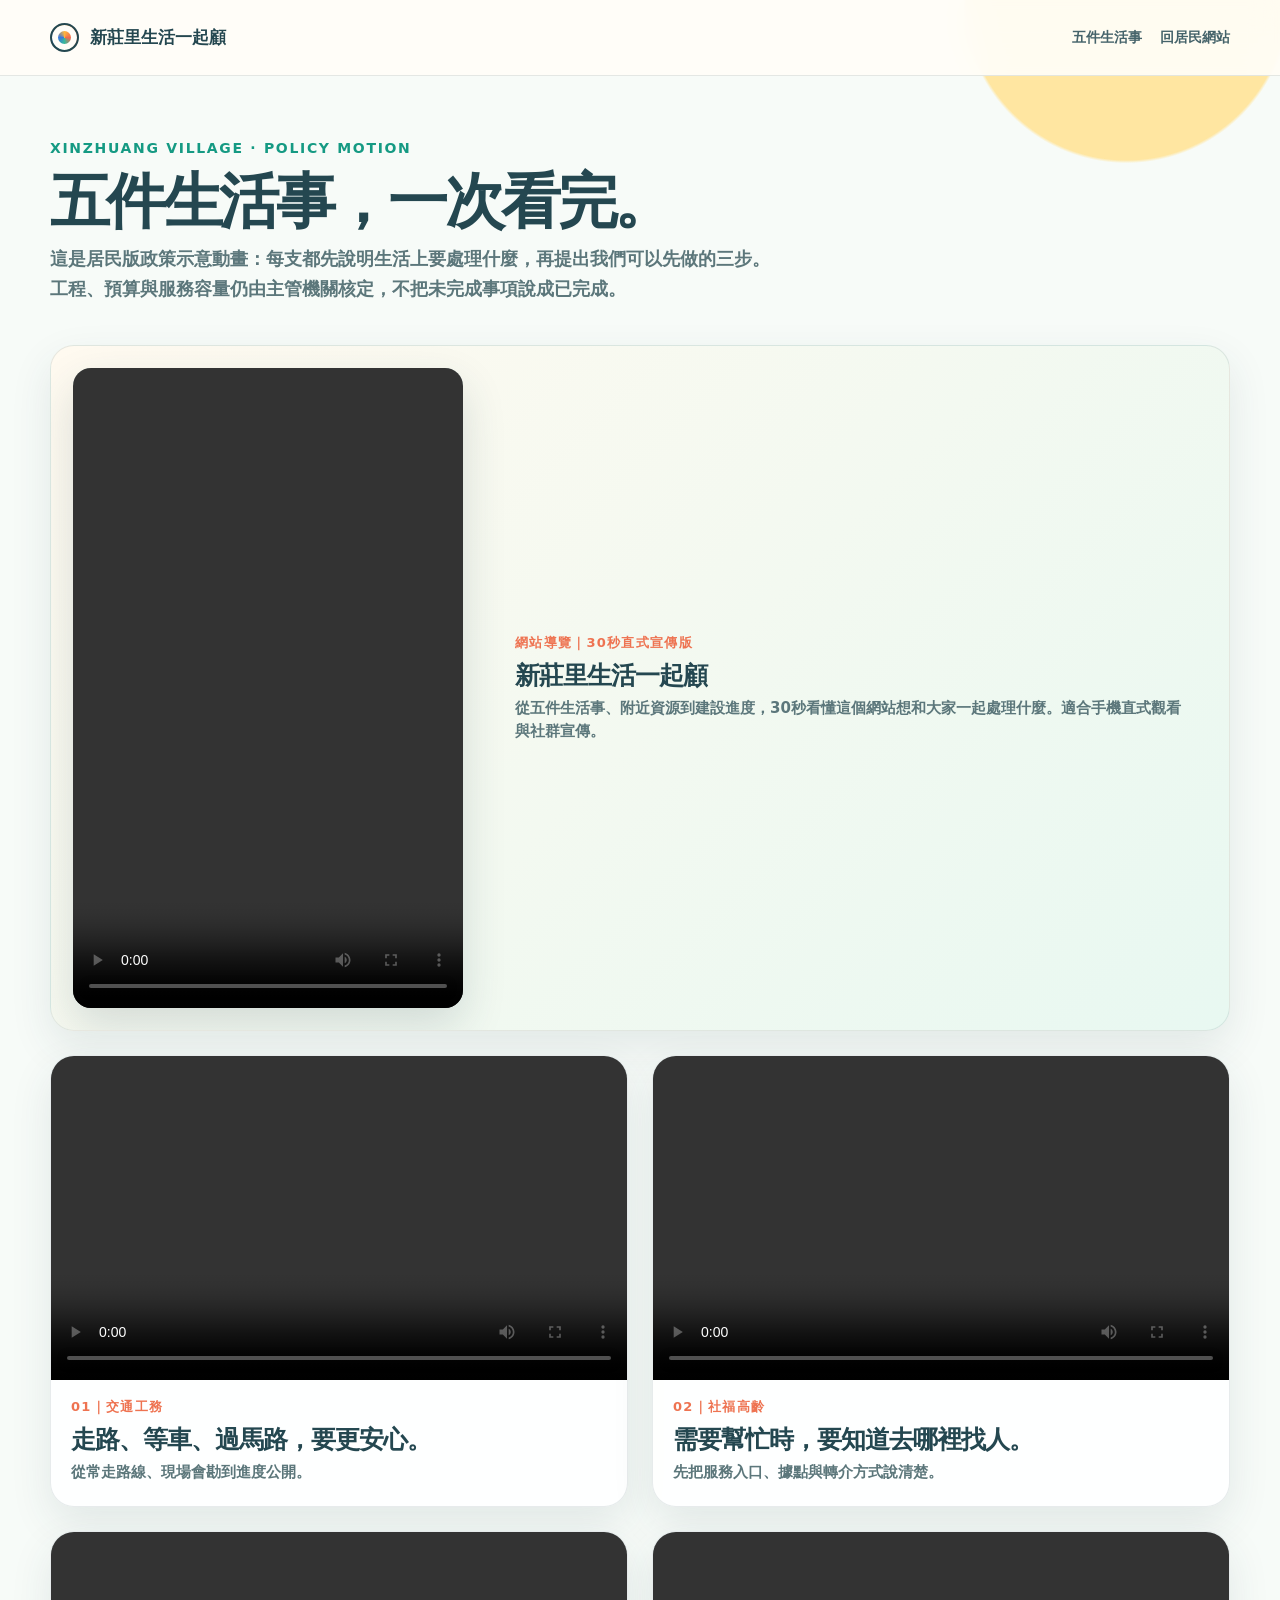
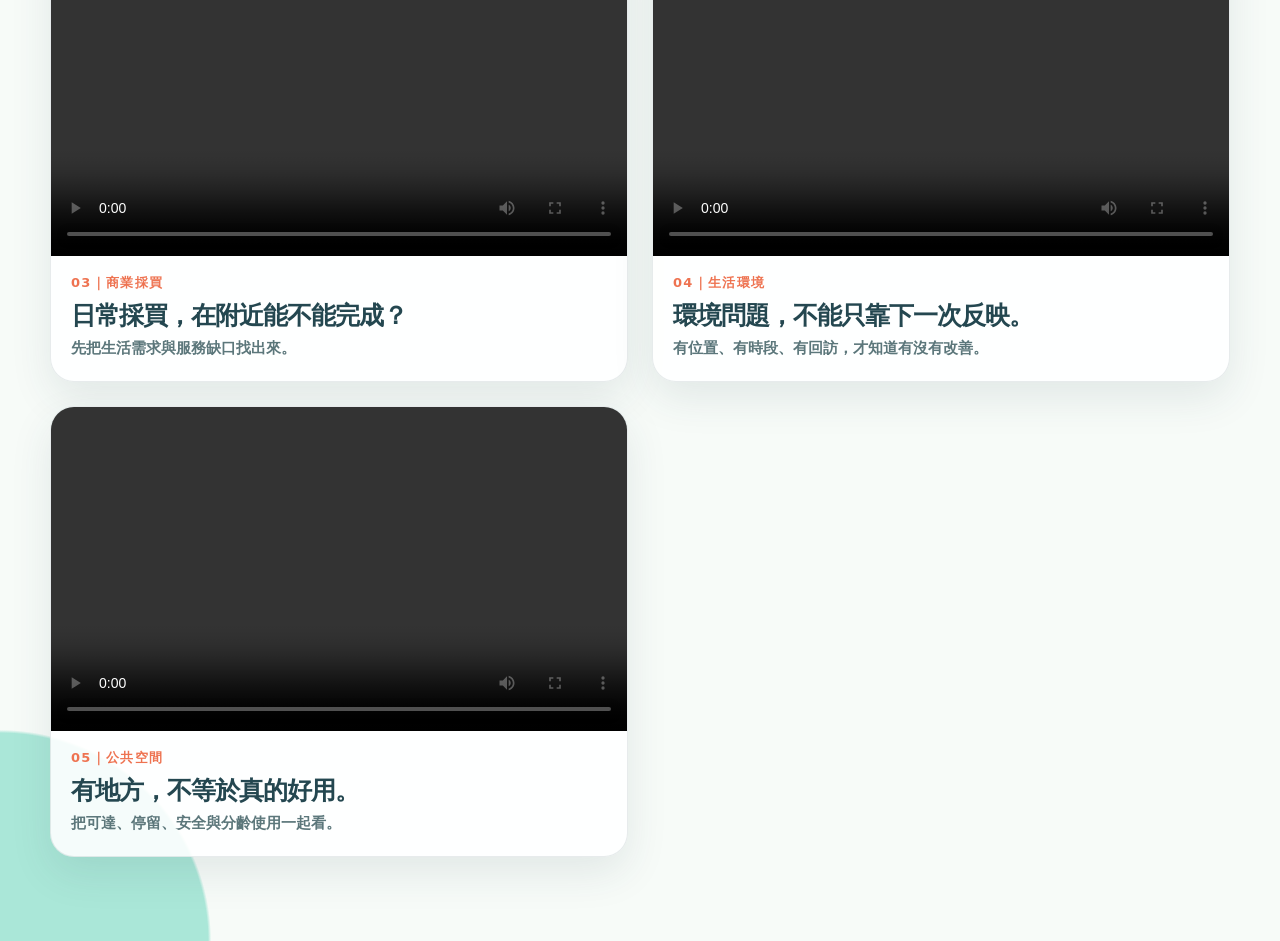
<file: policy-motion/index.html>
<!doctype html>
<html lang="zh-Hant">
  <head>
    <meta charset="utf-8" />
    <meta name="viewport" content="width=device-width, initial-scale=1" />
    <title>新莊里｜五件生活事動畫總覽</title>
    <style>
      :root { color: #244750; background: #f7fbf8; font-family: "PingFang TC", "Noto Sans TC", system-ui, sans-serif; }
      * { box-sizing: border-box; }
      body { margin: 0; background: radial-gradient(circle at 88% 0, #ffe6a1 0 10rem, transparent 10.2rem), radial-gradient(circle at 0 100%, #aae7d8 0 13rem, transparent 13.2rem), #f7fbf8; }
      .site-index-header { position: sticky; top: 0; z-index: 3; display: flex; align-items: center; justify-content: space-between; gap: 24px; min-height: 76px; padding: 0 max(20px, calc((100vw - 1180px) / 2)); border-bottom: 1px solid rgba(36, 71, 80, .12); background: rgba(255,253,248,.93); backdrop-filter: blur(14px); }
      .site-index-header a { color: inherit; text-decoration: none; }
      .site-brand { display: flex; align-items: center; gap: 11px; font-size: 17px; font-weight: 900; }
      .site-brand i { width: 29px; height: 29px; border: 2px solid #244750; border-radius: 50%; background: conic-gradient(#ffb43d,#f26a4f,#37b99b,#3978de,#ffb43d); box-shadow: inset 0 0 0 6px #fffdf8; }
      .site-index-header nav { display: flex; gap: 18px; color: #45636a; font-size: 14px; font-weight: 800; }
      .site-index-header nav a:hover { color: #159a83; }
      main { width: min(1180px, calc(100% - 40px)); margin: 0 auto; padding: 64px 0 84px; }
      .eyebrow { color: #159a83; font-size: 14px; letter-spacing: .12em; font-weight: 800; }
      h1 { margin: 12px 0 10px; font-size: clamp(34px, 5vw, 60px); line-height: 1.1; letter-spacing: -.06em; }
      .lead { max-width: 720px; margin: 0; color: #5c777b; font-size: 18px; line-height: 1.65; font-weight: 600; }
      .grid { display: grid; grid-template-columns: repeat(2, minmax(0, 1fr)); gap: 24px; margin-top: 42px; }
      .card { overflow: hidden; border: 1px solid rgba(36, 71, 80, .11); border-radius: 24px; background: rgba(255,255,255,.88); box-shadow: 0 16px 42px rgba(36, 71, 80, .10); }
      .card.tour { grid-column: 1 / -1; display: grid; grid-template-columns: minmax(250px, 390px) 1fr; align-items: center; gap: 34px; padding: 22px; background: linear-gradient(135deg, #fffaf0, #e8f8f1); }
      .card.tour video { max-height: 640px; margin: auto; border-radius: 18px; aspect-ratio: 9 / 16; box-shadow: 0 18px 44px rgba(36, 71, 80, .16); }
      .card.tour .copy { padding: 24px 18px; }
      video { display: block; width: 100%; background: #dcece7; aspect-ratio: 16 / 9; }
      .copy { padding: 18px 20px 21px; }
      .index { color: #ee7351; font-size: 13px; font-weight: 900; letter-spacing: .1em; }
      h2 { margin: 7px 0 5px; font-size: 25px; letter-spacing: -.04em; }
      p { margin: 0; color: #5c777b; line-height: 1.55; font-size: 15px; font-weight: 600; }
      @media (max-width: 720px) { .site-index-header { min-height: 62px; padding: 0 14px; } .site-index-header nav { gap: 11px; font-size: 12px; } .site-brand { font-size: 14px; } .site-brand i { width: 25px; height: 25px; } main { width: min(100% - 28px, 680px); padding-top: 38px; } .grid { grid-template-columns: 1fr; gap: 18px; margin-top: 30px; } .card.tour { grid-column: auto; grid-template-columns: 1fr; gap: 8px; padding: 14px; } .card.tour video { max-height: 580px; } .card.tour .copy { padding: 14px 6px 6px; } .lead { font-size: 16px; } }
    </style>
  </head>
  <body>
    <header class="site-index-header">
      <a class="site-brand" href="../"><i aria-hidden="true"></i><span>新莊里生活一起顧</span></a>
      <nav><a href="../#commitments">五件生活事</a><a href="../">回居民網站</a></nav>
    </header>
    <main>
      <div class="eyebrow">XINZHUANG VILLAGE · POLICY MOTION</div>
      <h1>五件生活事，一次看完。</h1>
      <p class="lead">這是居民版政策示意動畫：每支都先說明生活上要處理什麼，再提出我們可以先做的三步。工程、預算與服務容量仍由主管機關核定，不把未完成事項說成已完成。</p>
      <section class="grid">
        <article class="card tour"><video controls playsinline preload="metadata" src="./xinzhuang-site-tour-30s-vertical.mp4"></video><div class="copy"><div class="index">網站導覽｜30秒直式宣傳版</div><h2>新莊里生活一起顧</h2><p>從五件生活事、附近資源到建設進度，30秒看懂這個網站想和大家一起處理什麼。適合手機直式觀看與社群宣傳。</p></div></article>
        <article class="card"><video controls preload="metadata" src="./traffic-motion-20s.mp4?v=5"></video><div class="copy"><div class="index">01｜交通工務</div><h2>走路、等車、過馬路，要更安心。</h2><p>從常走路線、現場會勘到進度公開。</p></div></article>
        <article class="card"><video controls preload="metadata" src="./welfare-motion-20s.mp4"></video><div class="copy"><div class="index">02｜社福高齡</div><h2>需要幫忙時，要知道去哪裡找人。</h2><p>先把服務入口、據點與轉介方式說清楚。</p></div></article>
        <article class="card"><video controls preload="metadata" src="./commerce-motion-20s.mp4"></video><div class="copy"><div class="index">03｜商業採買</div><h2>日常採買，在附近能不能完成？</h2><p>先把生活需求與服務缺口找出來。</p></div></article>
        <article class="card"><video controls preload="metadata" src="./environment-motion-20s.mp4"></video><div class="copy"><div class="index">04｜生活環境</div><h2>環境問題，不能只靠下一次反映。</h2><p>有位置、有時段、有回訪，才知道有沒有改善。</p></div></article>
        <article class="card"><video controls preload="metadata" src="./public-space-motion-20s.mp4"></video><div class="copy"><div class="index">05｜公共空間</div><h2>有地方，不等於真的好用。</h2><p>把可達、停留、安全與分齡使用一起看。</p></div></article>
      </section>
    </main>
  </body>
</html>
</file>
